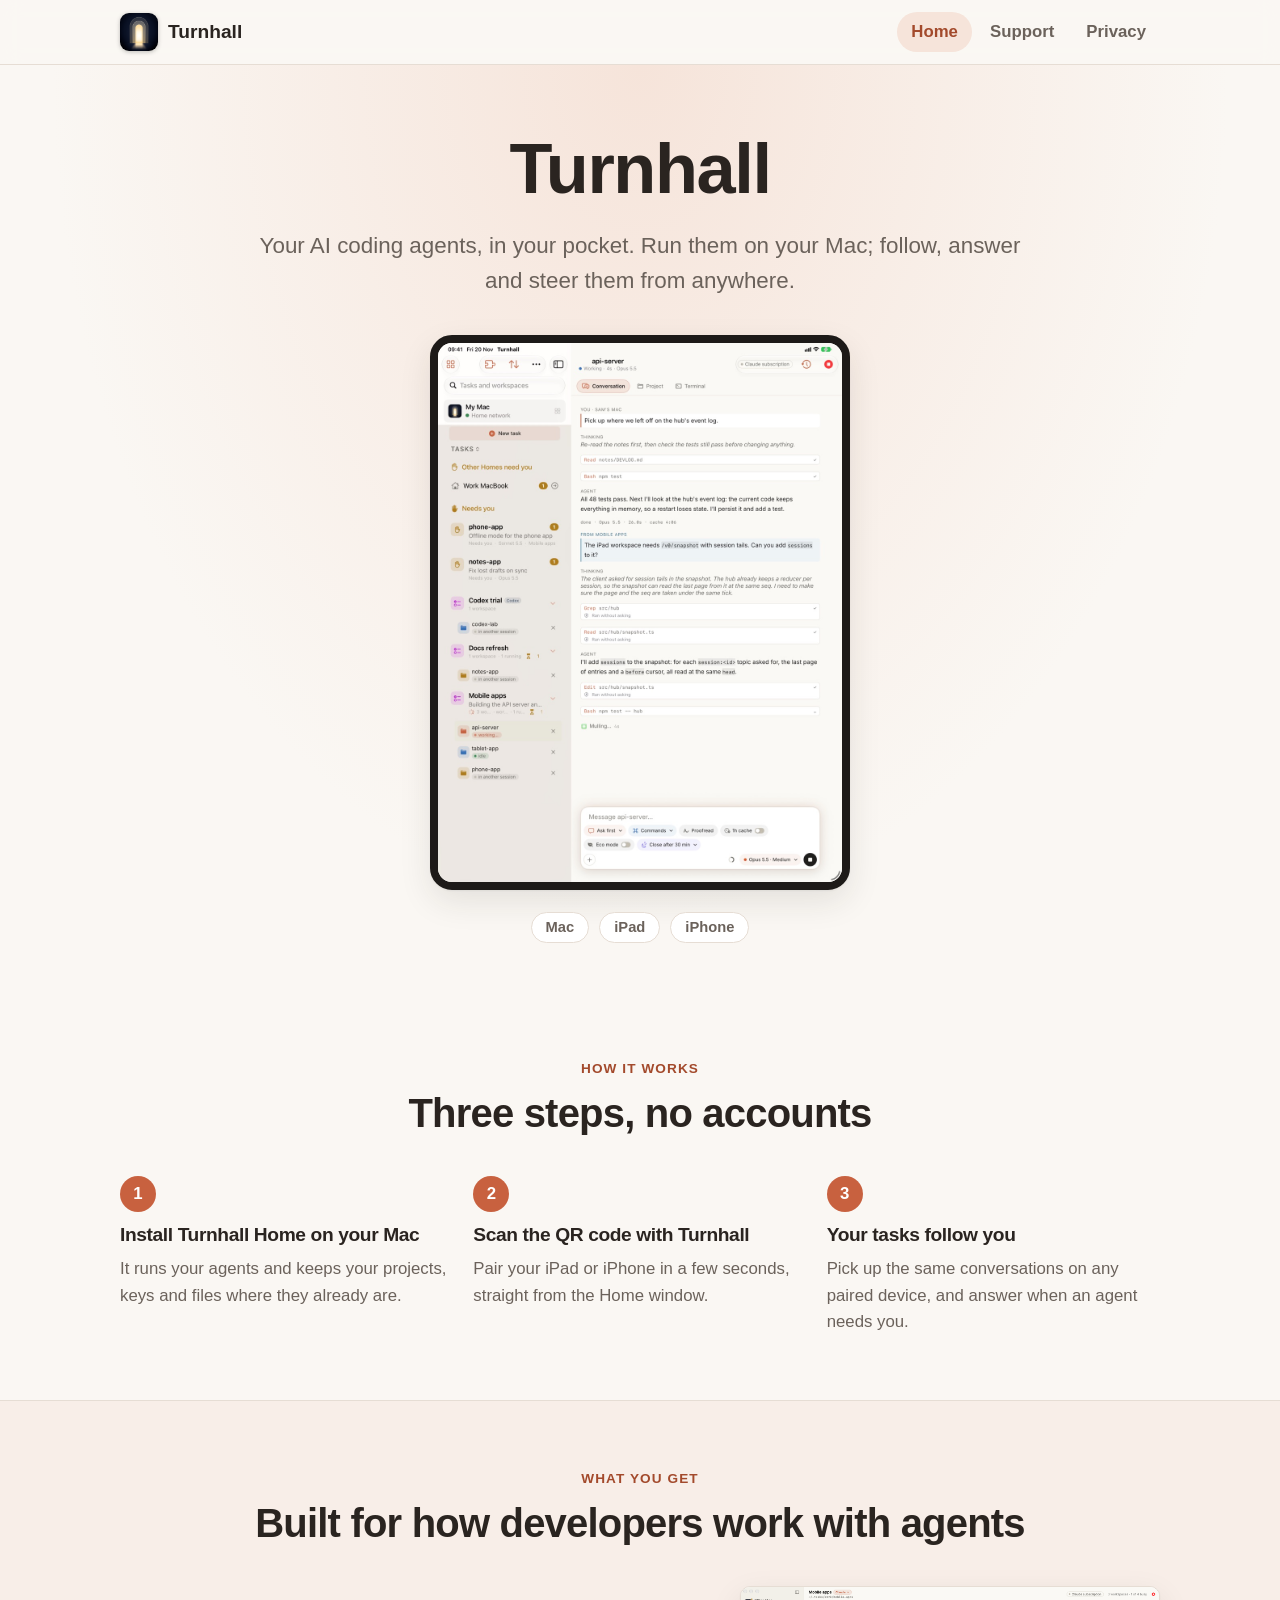
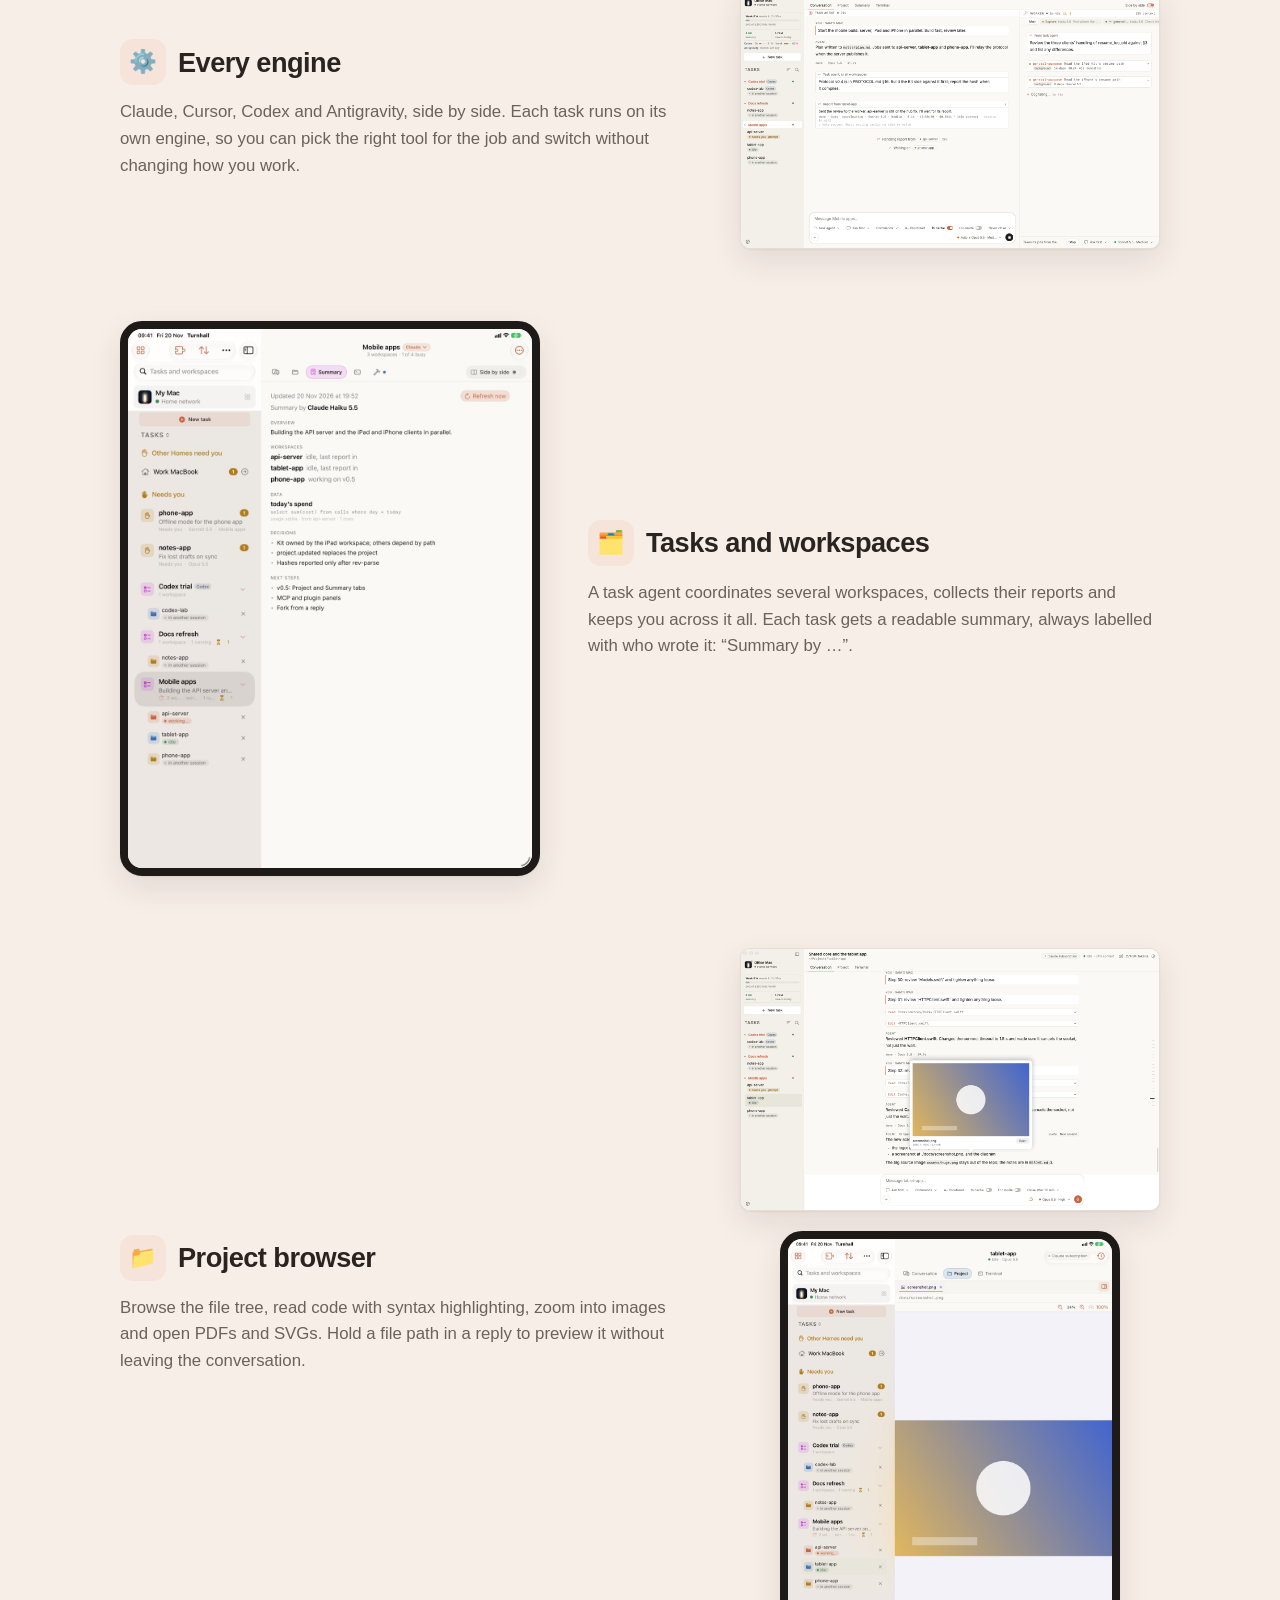
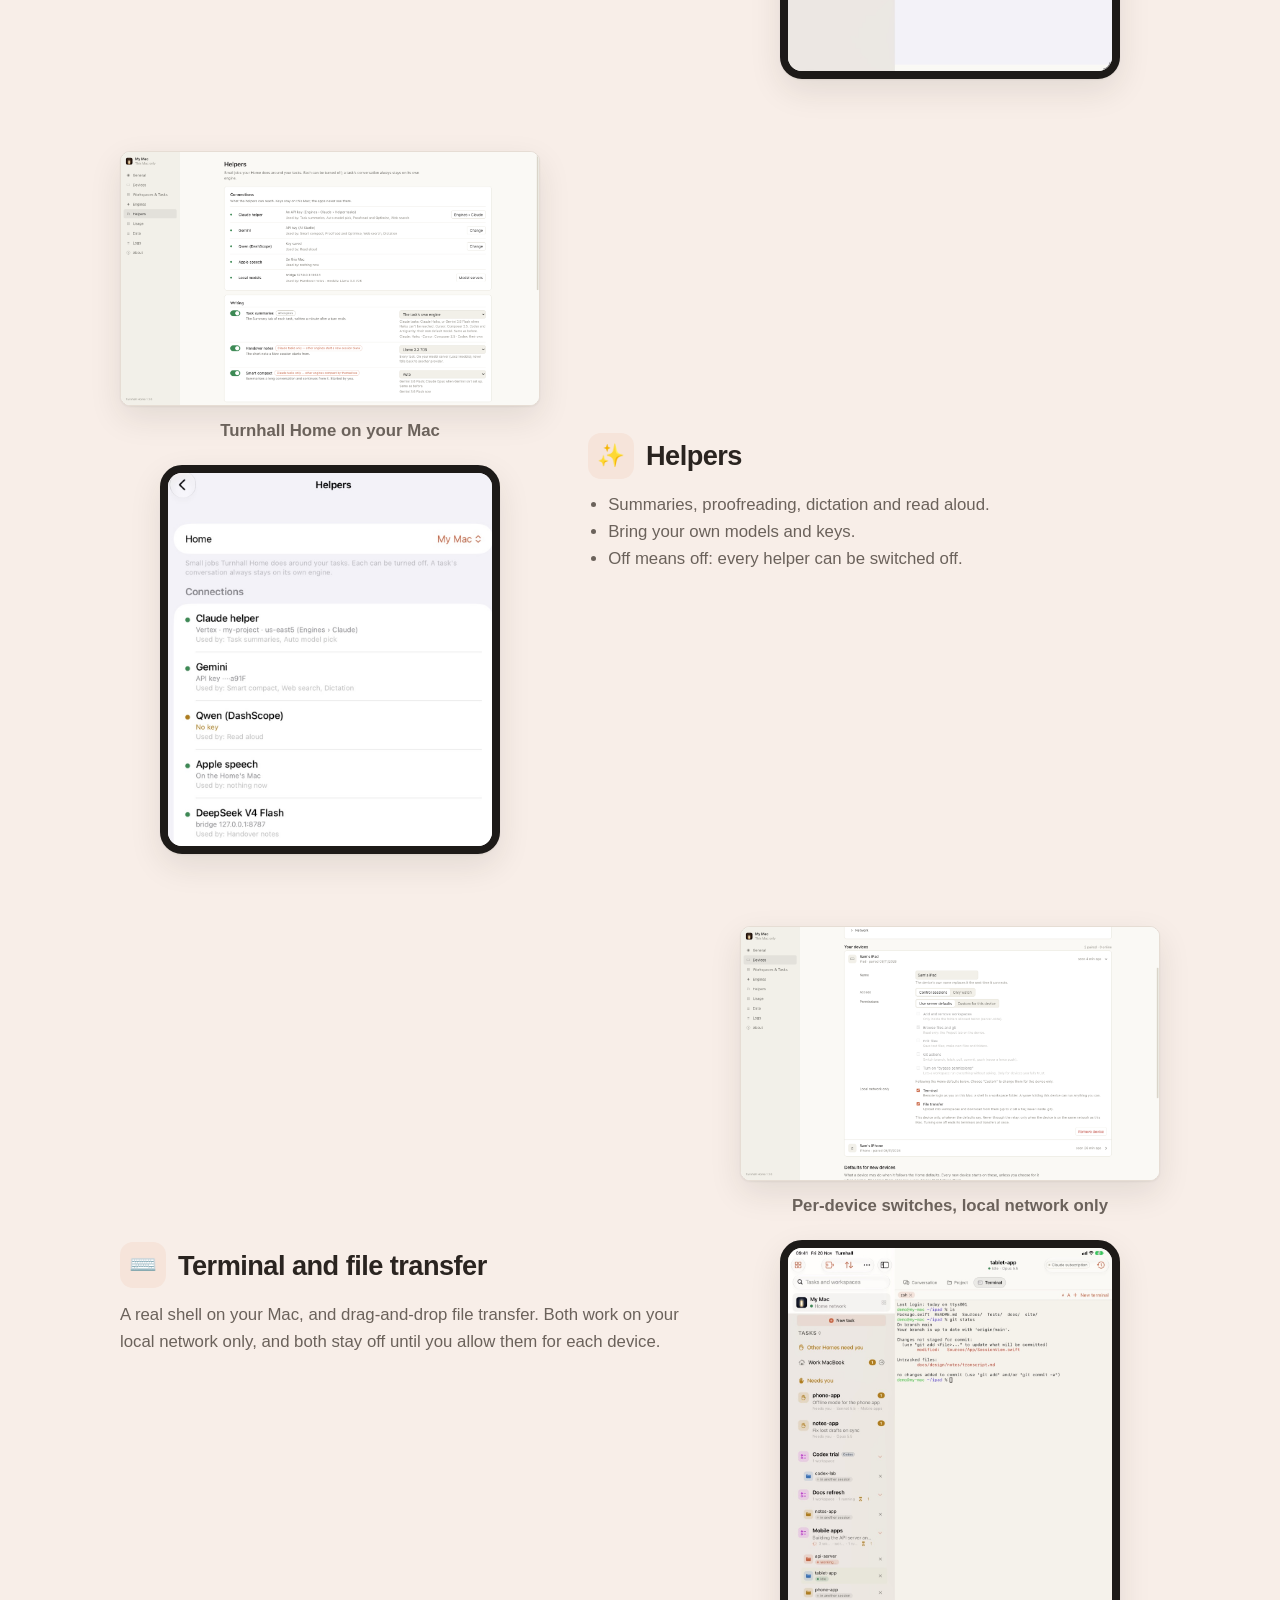
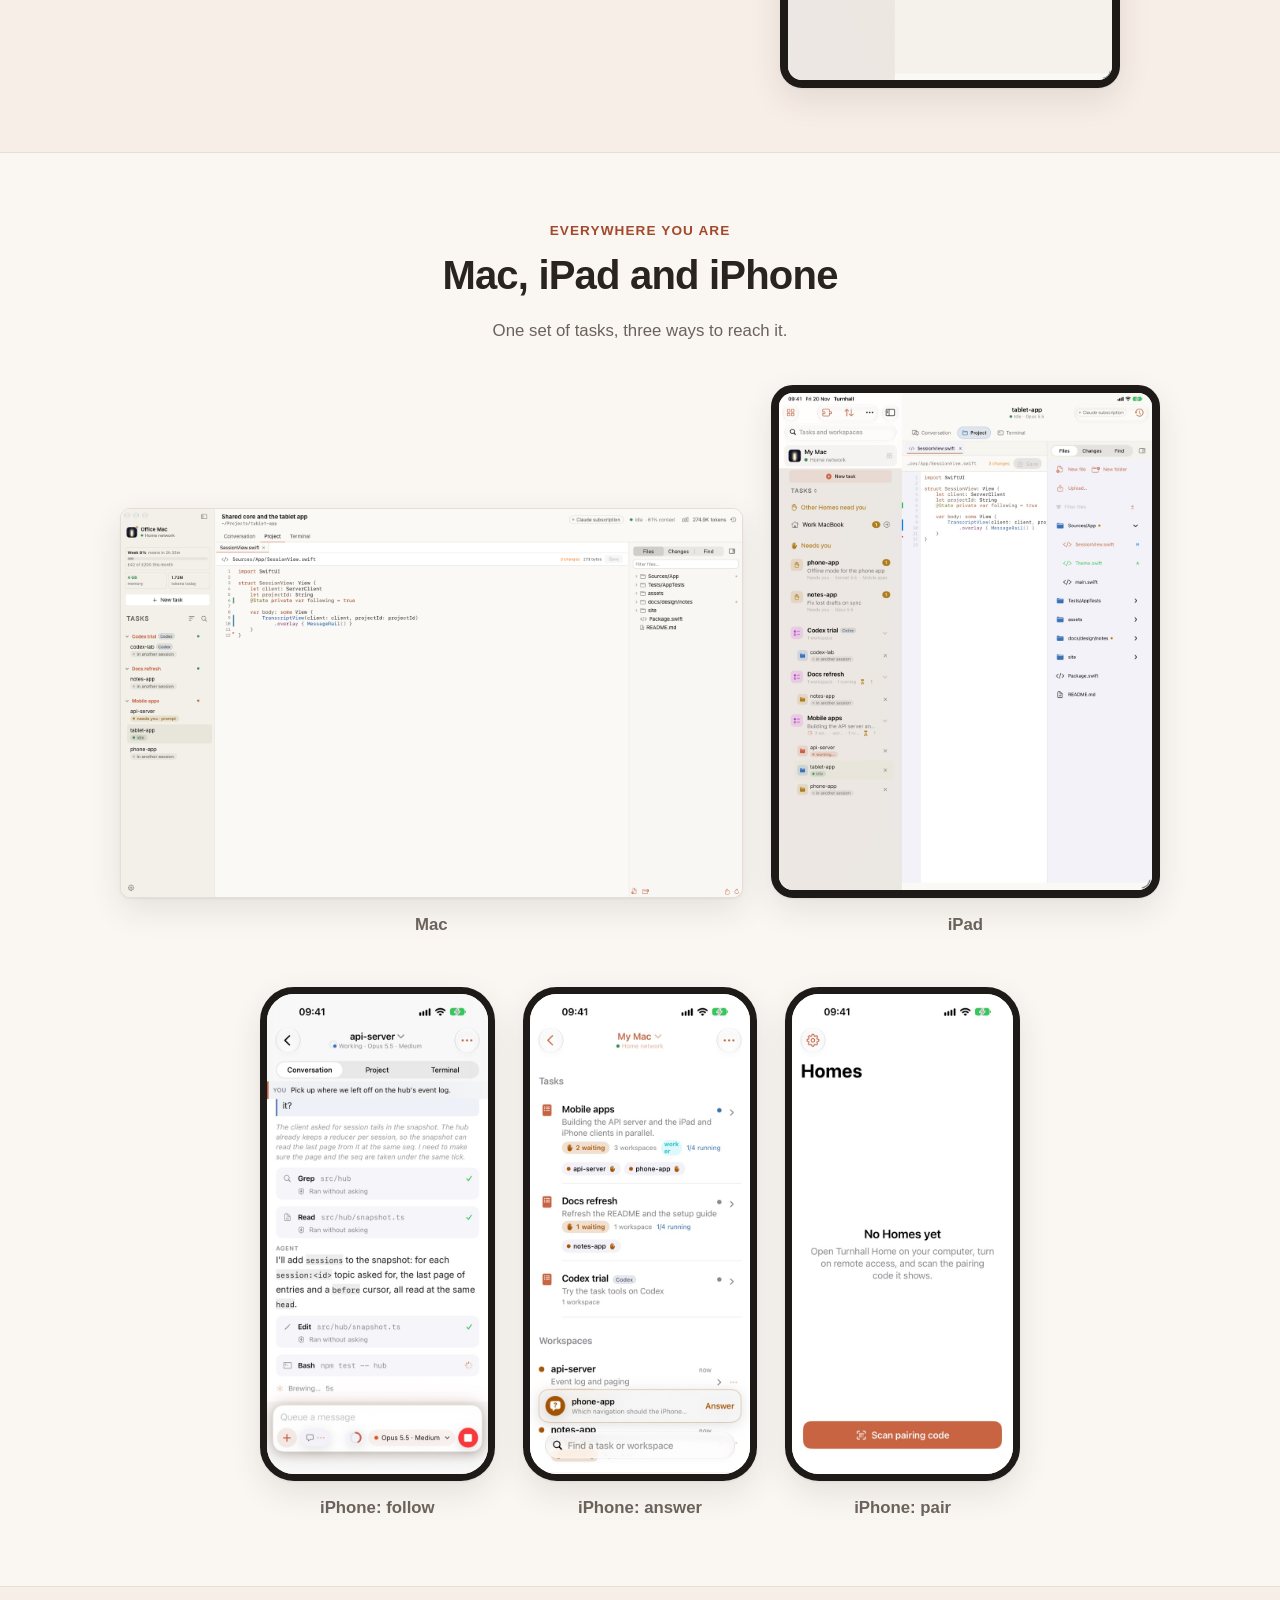
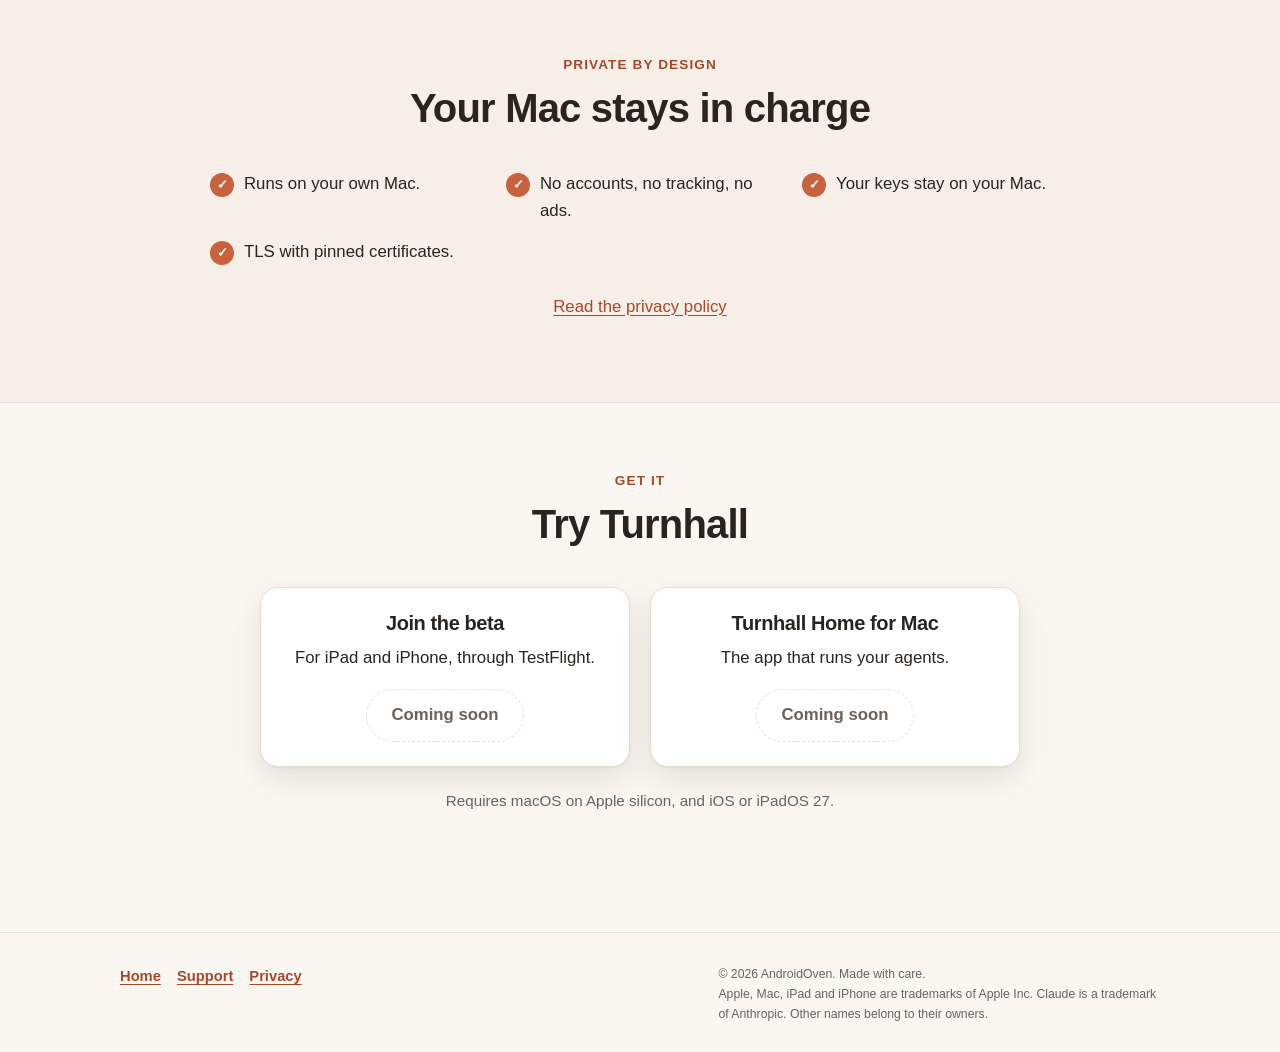
<file: index.html>
<!doctype html>
<html lang="en">
<head>
  <meta charset="utf-8">
  <meta name="viewport" content="width=device-width, initial-scale=1">
  <meta name="color-scheme" content="light dark">
  <title>Turnhall: your AI coding agents, in your pocket</title>
  <meta name="description" content="Run AI coding agents on your Mac; follow, answer and steer them from your iPad or iPhone. No accounts, no tracking, your keys stay on your Mac.">
  <meta name="theme-color" content="#C8613F">
  <meta property="og:type" content="website">
  <meta property="og:site_name" content="Turnhall">
  <meta property="og:title" content="Turnhall: your AI coding agents, in your pocket">
  <meta property="og:description" content="Run AI coding agents on your Mac; follow, answer and steer them from your iPad or iPhone. No accounts, no tracking, your keys stay on your Mac.">
  <meta property="og:image" content="https://shry-io.github.io/turnhall/assets/img/shots/ipad-conversation.jpg">
  <meta property="og:image:alt" content="Turnhall on iPad, following a coding agent's conversation.">
  <meta name="twitter:card" content="summary_large_image">
  <link rel="icon" href="favicon.ico" sizes="any">
  <link rel="icon" type="image/png" sizes="32x32" href="assets/img/favicon.png">
  <link rel="apple-touch-icon" href="assets/img/apple-touch-icon.png">
  <link rel="stylesheet" href="assets/css/style.css">
</head>
<body>
<!--
  Screenshot slots (all in assets/img/shots/, relative paths):
    ipad-conversation.jpg  hero + social preview     ipad-summary.jpg   tasks and workspaces
    ipad-project.jpg, iphone-*.jpg, ipad-image-zoom.jpg, *-dark.jpg (dark variants via <picture>)         ipad-terminal.jpg  terminal and file transfer
    ipad-helpers.jpg       helpers                   iphone-tasks.jpg
    mac-task.png, mac-project.png, mac-preview.png   Mac app
    home-helpers.png (Helpers block), home-devices.png (Terminal block)   Turnhall Home on the Mac, 1400 px wide
  To replace a shot, overwrite the file with the same name (JPEG, max 1000 px wide for iPad, 560 px for iPhone).
-->
  <a class="skip-link" href="#main">Skip to content</a>
  <header class="site-header">
    <div class="wrap">
      <a class="brand" href="./" aria-label="Turnhall home">
        <img src="assets/img/app-icon.png" alt="" width="38" height="38">
        <span>Turnhall</span>
      </a>
      <nav class="nav" aria-label="Main">
        <a href="./" aria-current="page">Home</a>
        <a href="support.html">Support</a>
        <a href="privacy/">Privacy</a>
      </nav>
    </div>
  </header>

  <main id="main">
    <section class="hero" aria-labelledby="hero-title">
      <div class="wrap">
        <h1 id="hero-title">Turnhall</h1>
        <p class="tagline">Your AI coding agents, in your pocket. Run them on your Mac; follow, answer and steer them from anywhere.</p>
        <div class="frame tablet hero-shot">
          <picture><source media="(prefers-color-scheme: dark)" srcset="assets/img/shots/ipad-conversation-dark.jpg"><img src="assets/img/shots/ipad-conversation.jpg" width="1000" height="1333" alt="Turnhall on iPad: a list of tasks and workspaces on the left, and on the right a coding agent's conversation with tool calls and a reply."></picture>
        </div>
        <div class="devices" aria-label="Available on">
          <span class="pill">Mac</span><span class="pill">iPad</span><span class="pill">iPhone</span>
        </div>
      </div>
    </section>

    <section aria-labelledby="how-title">
      <div class="wrap">
        <div class="section-title">
          <span class="kicker">How it works</span>
          <h2 id="how-title">Three steps, no accounts</h2>
        </div>
        <ol class="steps">
          <li><h3>Install Turnhall Home on your Mac</h3><p>It runs your agents and keeps your projects, keys and files where they already are.</p></li>
          <li><h3>Scan the QR code with Turnhall</h3><p>Pair your iPad or iPhone in a few seconds, straight from the Home window.</p></li>
          <li><h3>Your tasks follow you</h3><p>Pick up the same conversations on any paired device, and answer when an agent needs you.</p></li>
        </ol>
      </div>
    </section>

    <section class="band" aria-labelledby="features-title">
      <div class="wrap">
        <div class="section-title">
          <span class="kicker">What you get</span>
          <h2 id="features-title">Built for how developers work with agents</h2>
        </div>

        <article class="feature">
          <div class="feature-text">
            <h3><span class="icon" aria-hidden="true">⚙️</span>Every engine</h3>
            <p>Claude, Cursor, Codex and Antigravity, side by side. Each task runs on its own engine, so you can pick the right tool for the job and switch without changing how you work.</p>
          </div>
          <div class="frame mac"><img src="assets/img/shots/mac-task.png" width="1600" height="1000" alt="Turnhall on the Mac: a task agent coordinating workers, with Claude and Codex tasks listed in the sidebar." loading="lazy"></div>
        </article>

        <article class="feature flip">
          <div class="feature-text">
            <h3><span class="icon" aria-hidden="true">🗂️</span>Tasks and workspaces</h3>
            <p>A task agent coordinates several workspaces, collects their reports and keeps you across it all. Each task gets a readable summary, always labelled with who wrote it: &ldquo;Summary by &hellip;&rdquo;.</p>
          </div>
          <div class="frame tablet"><img src="assets/img/shots/ipad-summary.jpg" width="1000" height="1333" alt="The Summary tab of a task on iPad, with an overview, workspace status, decisions and next steps." loading="lazy"></div>
        </article>

        <article class="feature">
          <div class="feature-text">
            <h3><span class="icon" aria-hidden="true">📁</span>Project browser</h3>
            <p>Browse the file tree, read code with syntax highlighting, zoom into images and open PDFs and SVGs. Hold a file path in a reply to preview it without leaving the conversation.</p>
          </div>
          <div class="stack"><div class="frame mac"><img src="assets/img/shots/mac-preview.png" width="1600" height="1000" alt="Holding a file path in an agent's reply shows a quick image preview with its name, size and an Open button." loading="lazy"></div>
          <div class="frame tablet"><img src="assets/img/shots/ipad-image-zoom.jpg" width="1000" height="1333" alt="An image open in the Project tab on iPad, with zoom controls above it." loading="lazy"></div></div>
        </article>

        <article class="feature flip">
          <div class="feature-text">
            <h3><span class="icon" aria-hidden="true">✨</span>Helpers</h3>
            <ul>
              <li>Summaries, proofreading, dictation and read aloud.</li>
              <li>Bring your own models and keys.</li>
              <li>Off means off: every helper can be switched off.</li>
            </ul>
          </div>
          <div class="stack"><figure class="shot"><div class="frame mac"><img src="assets/img/shots/home-helpers.png" width="1400" height="847" alt="The Helpers page in Turnhall Home on the Mac: connections such as Claude helper, Gemini and Apple speech, and switches for task summaries, handover notes and smart compact." loading="lazy"></div><figcaption>Turnhall Home on your Mac</figcaption></figure>
  <div class="frame tablet"><img src="assets/img/shots/ipad-helpers.jpg" width="900" height="1038" alt="The Helpers screen on iPad, listing connections such as Claude helper, Gemini and Apple speech with what each is used for." loading="lazy"></div></div>
        </article>

        <article class="feature">
          <div class="feature-text">
            <h3><span class="icon" aria-hidden="true">⌨️</span>Terminal and file transfer</h3>
            <p>A real shell on your Mac, and drag-and-drop file transfer. Both work on your local network only, and both stay off until you allow them for each device.</p>
          </div>
          <div class="stack"><figure class="shot"><div class="frame mac"><img src="assets/img/shots/home-devices.png" width="1400" height="847" alt="The Devices page in Turnhall Home on the Mac: a paired iPad with access settings and separate Terminal and File transfer switches under Local network only." loading="lazy"></div><figcaption>Per-device switches, local network only</figcaption></figure>
  <div class="frame tablet"><img src="assets/img/shots/ipad-terminal.jpg" width="1000" height="1333" alt="The Terminal tab on iPad, showing a zsh session on the Mac running ls and git status." loading="lazy"></div></div>
        </article>
      </div>
    </section>

    <section aria-labelledby="everywhere-title">
      <div class="wrap">
        <div class="section-title">
          <span class="kicker">Everywhere you are</span>
          <h2 id="everywhere-title">Mac, iPad and iPhone</h2>
          <p>One set of tasks, three ways to reach it.</p>
        </div>
        <div class="everywhere">
          <figure><div class="frame mac"><img src="assets/img/shots/mac-project.png" width="1600" height="1000" alt="The Project tab in the Mac app: a Swift file open beside the file tree." loading="lazy"></div><figcaption>Mac</figcaption></figure>
          <figure><div class="frame tablet"><img src="assets/img/shots/ipad-project.jpg" width="1000" height="1333" alt="The Project tab on iPad with a Swift file open and the file tree alongside." loading="lazy"></div><figcaption>iPad</figcaption></figure>

        </div>
        <div class="phones">
          <figure class="ph"><div class="frame phone"><picture><source media="(prefers-color-scheme: dark)" srcset="assets/img/shots/iphone-conversation-dark.jpg"><img src="assets/img/shots/iphone-conversation.jpg" width="560" height="1217" alt="A task conversation on iPhone: the agent reads files, edits code and runs the tests." loading="lazy"></picture></div><figcaption>iPhone: follow</figcaption></figure>
          <figure class="ph"><div class="frame phone"><img src="assets/img/shots/iphone-tasks.jpg" width="560" height="1217" alt="The task list on iPhone, showing tasks, workspaces and an Answer prompt from an agent." loading="lazy"></div><figcaption>iPhone: answer</figcaption></figure>
          <figure class="ph"><div class="frame phone"><img src="assets/img/shots/iphone-pairing.jpg" width="560" height="1217" alt="The pairing screen on iPhone, with a button to scan the code shown by Turnhall Home." loading="lazy"></div><figcaption>iPhone: pair</figcaption></figure>
        </div>
      </div>
    </section>

    <section class="band" aria-labelledby="private-title">
      <div class="wrap">
        <div class="section-title">
          <span class="kicker">Private by design</span>
          <h2 id="private-title">Your Mac stays in charge</h2>
        </div>
        <ul class="ticks">
          <li>Runs on your own Mac.</li>
          <li>No accounts, no tracking, no ads.</li>
          <li>Your keys stay on your Mac.</li>
          <li>TLS with pinned certificates.</li>
        </ul>
        <p class="center"><a href="privacy/">Read the privacy policy</a></p>
      </div>
    </section>

    <section aria-labelledby="get-title">
      <div class="wrap">
        <div class="section-title">
          <span class="kicker">Get it</span>
          <h2 id="get-title">Try Turnhall</h2>
        </div>
        <div class="cta">
          <div class="card"><h3>Join the beta</h3><p>For iPad and iPhone, through TestFlight.</p><span class="btn soon">Coming soon</span></div>
          <div class="card"><h3>Turnhall Home for Mac</h3><p>The app that runs your agents.</p><span class="btn soon">Coming soon</span></div>
        </div>
        <p class="req">Requires macOS on Apple silicon, and iOS or iPadOS 27.</p>
      </div>
    </section>
  </main>

  <footer class="site-footer">
    <div class="wrap">
      <nav aria-label="Footer">
        <a href="./">Home</a><a href="support.html">Support</a><a href="privacy/">Privacy</a>
      </nav>
      <div>
        <small>&copy; 2026 AndroidOven. Made with care.</small>
        <small>Apple, Mac, iPad and iPhone are trademarks of Apple Inc. Claude is a trademark of Anthropic. Other names belong to their owners.</small>
      </div>
    </div>
  </footer>
</body>
</html>
</file>
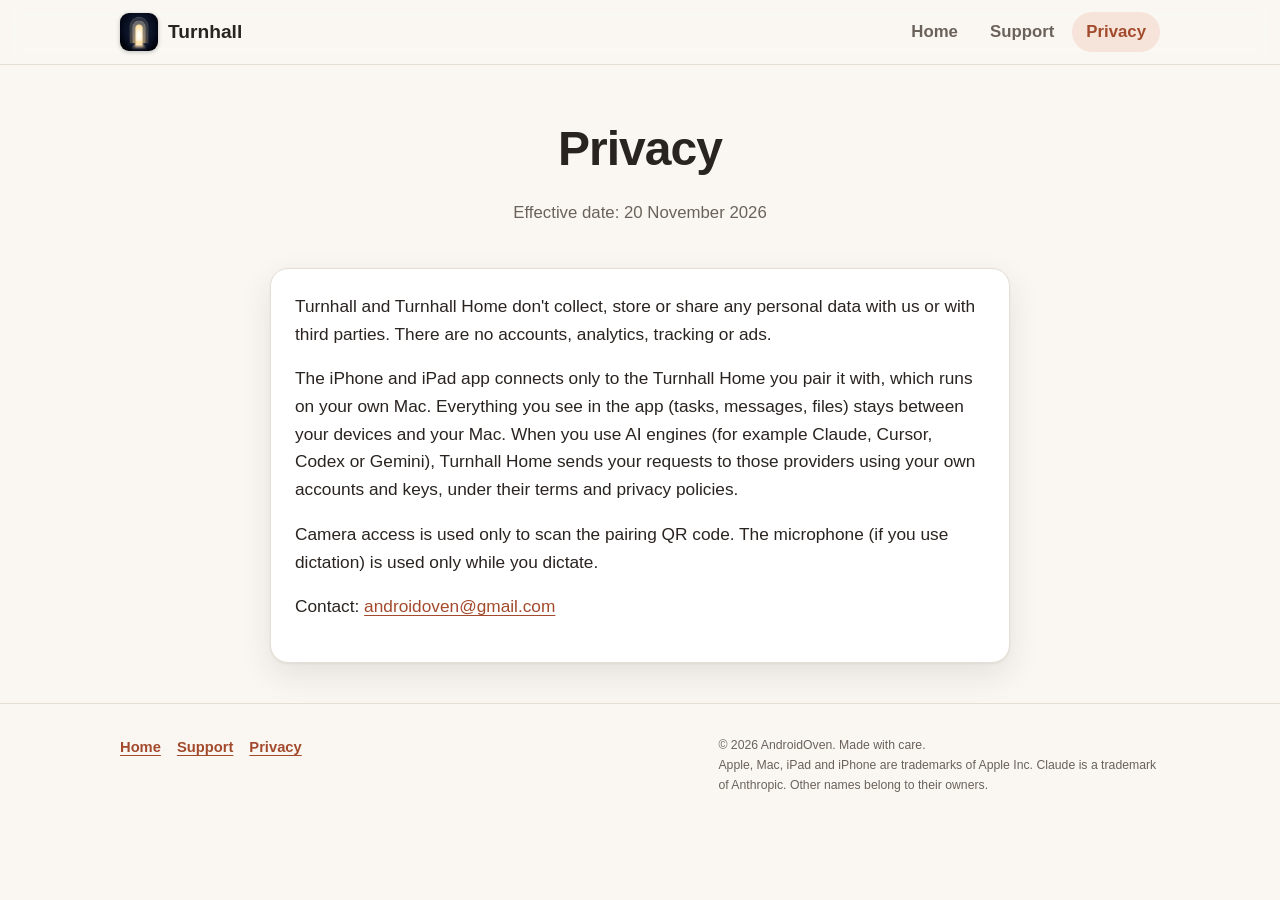
<file: privacy/index.html>
<!doctype html>
<html lang="en">
<head>
  <meta charset="utf-8">
  <meta name="viewport" content="width=device-width, initial-scale=1">
  <meta name="color-scheme" content="light dark">
  <title>Turnhall Privacy</title>
  <meta name="description" content="Turnhall doesn't collect, store or share personal data. No accounts, analytics, tracking or ads.">
  <meta name="theme-color" content="#C8613F">
  <meta property="og:type" content="website">
  <meta property="og:site_name" content="Turnhall">
  <meta property="og:title" content="Turnhall Privacy">
  <meta property="og:description" content="Turnhall doesn't collect, store or share personal data. No accounts, analytics, tracking or ads.">
  <meta property="og:image" content="https://shry-io.github.io/turnhall/assets/img/shots/ipad-conversation.jpg">
  <meta property="og:image:alt" content="Turnhall on iPad, following a coding agent's conversation.">
  <meta name="twitter:card" content="summary_large_image">
  <link rel="icon" href="../favicon.ico" sizes="any">
  <link rel="icon" type="image/png" sizes="32x32" href="../assets/img/favicon.png">
  <link rel="apple-touch-icon" href="../assets/img/apple-touch-icon.png">
  <link rel="stylesheet" href="../assets/css/style.css">
</head>
<body>
  <a class="skip-link" href="#main">Skip to content</a>
  <header class="site-header">
    <div class="wrap">
      <a class="brand" href="../" aria-label="Turnhall home">
        <img src="../assets/img/app-icon.png" alt="" width="38" height="38">
        <span>Turnhall</span>
      </a>
      <nav class="nav" aria-label="Main">
        <a href="../">Home</a>
        <a href="../support.html">Support</a>
        <a href="../privacy/" aria-current="page">Privacy</a>
      </nav>
    </div>
  </header>

  <main id="main">
    <div class="wrap">
      <div class="page-hero">
        <h1>Privacy</h1>
        <p>Effective date: 20 November 2026</p>
      </div>
      <div class="prose card">
        <p>Turnhall and Turnhall Home don't collect, store or share any personal data with us or with third parties. There are no accounts, analytics, tracking or ads.</p>
        <p>The iPhone and iPad app connects only to the Turnhall Home you pair it with, which runs on your own Mac. Everything you see in the app (tasks, messages, files) stays between your devices and your Mac. When you use AI engines (for example Claude, Cursor, Codex or Gemini), Turnhall Home sends your requests to those providers using your own accounts and keys, under their terms and privacy policies.</p>
        <p>Camera access is used only to scan the pairing QR code. The microphone (if you use dictation) is used only while you dictate.</p>
        <p>Contact: <a href="mailto:androidoven@gmail.com">androidoven@gmail.com</a></p>
      </div>
    </div>
  </main>

  <footer class="site-footer">
    <div class="wrap">
      <nav aria-label="Footer">
        <a href="../">Home</a><a href="../support.html">Support</a><a href="../privacy/">Privacy</a>
      </nav>
      <div>
        <small>&copy; 2026 AndroidOven. Made with care.</small>
        <small>Apple, Mac, iPad and iPhone are trademarks of Apple Inc. Claude is a trademark of Anthropic. Other names belong to their owners.</small>
      </div>
    </div>
  </footer>
</body>
</html>
</file>
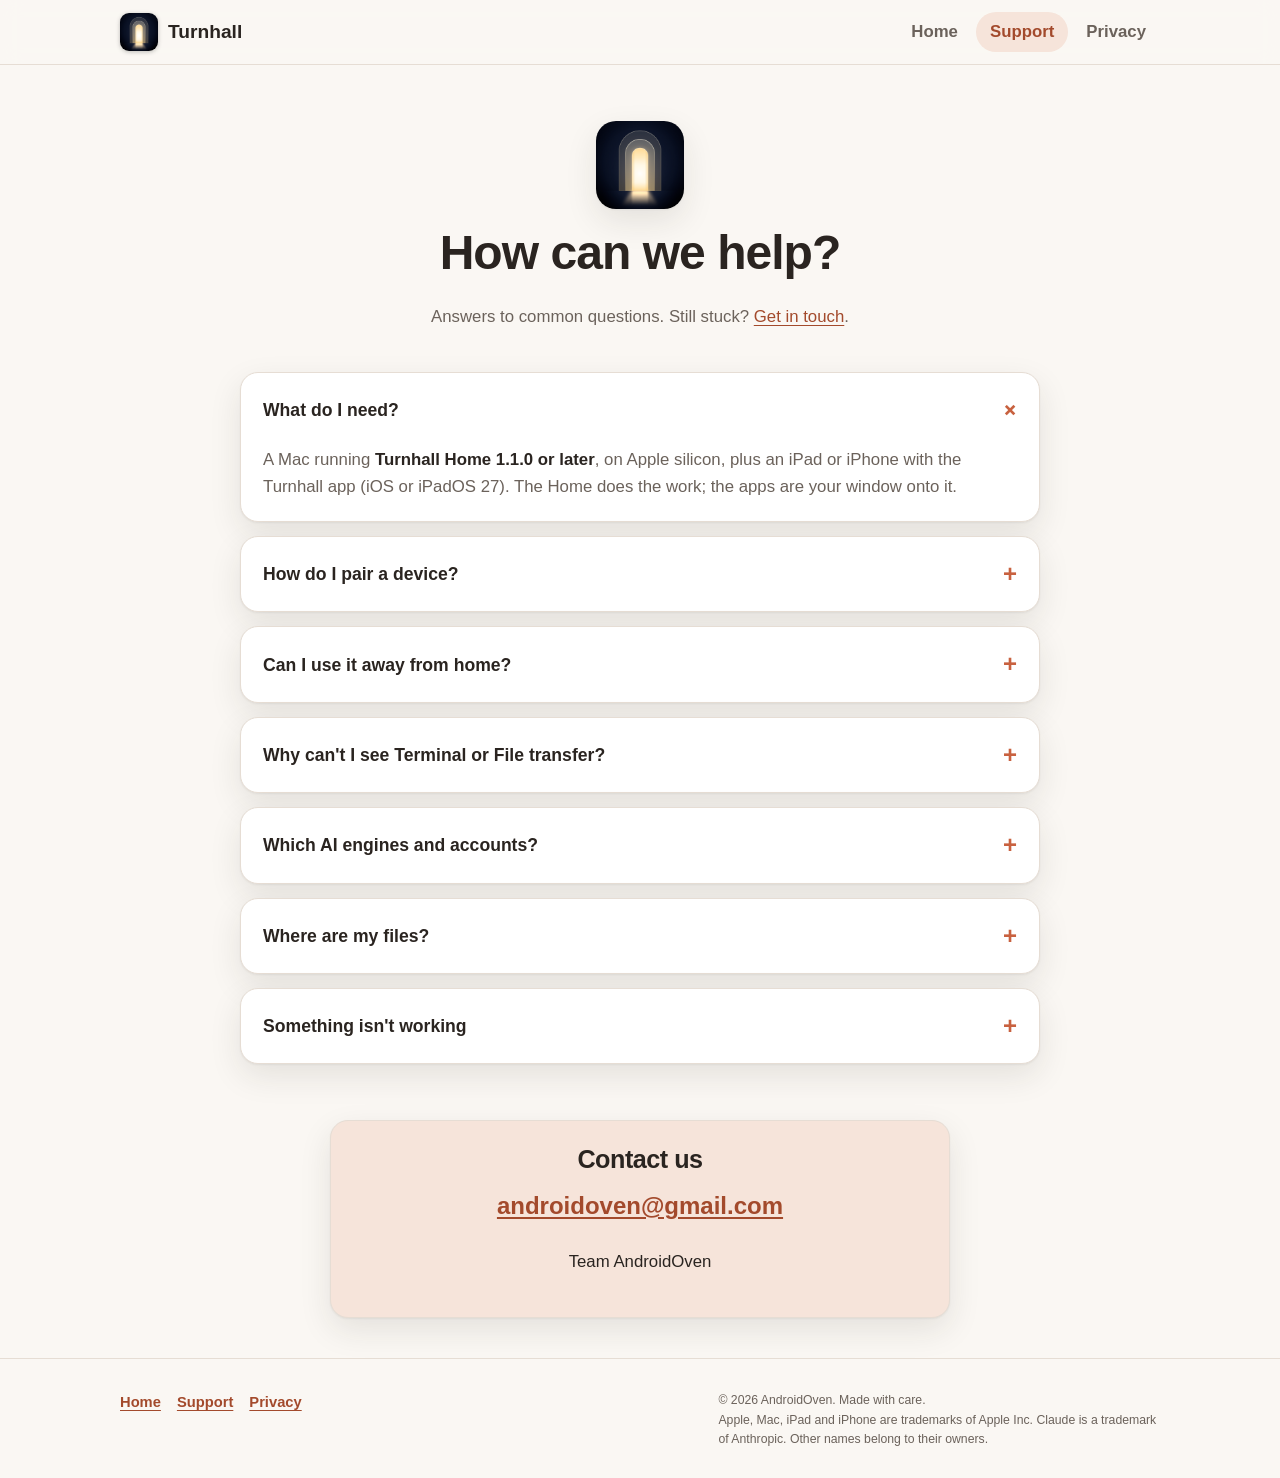
<file: support.html>
<!doctype html>
<html lang="en">
<head>
  <meta charset="utf-8">
  <meta name="viewport" content="width=device-width, initial-scale=1">
  <meta name="color-scheme" content="light dark">
  <title>Turnhall Support</title>
  <meta name="description" content="Help with Turnhall: pairing devices, terminal and file transfer, engines and accounts, and what to do if something isn't working.">
  <meta name="theme-color" content="#C8613F">
  <meta property="og:type" content="website">
  <meta property="og:site_name" content="Turnhall">
  <meta property="og:title" content="Turnhall Support">
  <meta property="og:description" content="Help with Turnhall: pairing devices, terminal and file transfer, engines and accounts, and what to do if something isn't working.">
  <meta property="og:image" content="https://shry-io.github.io/turnhall/assets/img/shots/ipad-conversation.jpg">
  <meta property="og:image:alt" content="Turnhall on iPad, following a coding agent's conversation.">
  <meta name="twitter:card" content="summary_large_image">
  <link rel="icon" href="favicon.ico" sizes="any">
  <link rel="icon" type="image/png" sizes="32x32" href="assets/img/favicon.png">
  <link rel="apple-touch-icon" href="assets/img/apple-touch-icon.png">
  <link rel="stylesheet" href="assets/css/style.css">
</head>
<body>
  <a class="skip-link" href="#main">Skip to content</a>
  <header class="site-header">
    <div class="wrap">
      <a class="brand" href="./" aria-label="Turnhall home">
        <img src="assets/img/app-icon.png" alt="" width="38" height="38">
        <span>Turnhall</span>
      </a>
      <nav class="nav" aria-label="Main">
        <a href="./">Home</a>
        <a href="support.html" aria-current="page">Support</a>
        <a href="privacy/">Privacy</a>
      </nav>
    </div>
  </header>

  <main id="main">
    <div class="wrap">
      <div class="page-hero">
        <img src="assets/img/app-icon.png" alt="" width="88" height="88">
        <h1>How can we help?</h1>
        <p>Answers to common questions. Still stuck? <a href="#contact">Get in touch</a>.</p>
      </div>

      <div class="faq">
        <details class="card" open>
          <summary>What do I need?</summary>
          <div class="answer"><p>A Mac running <strong>Turnhall Home 1.1.0 or later</strong>, on Apple silicon, plus an iPad or iPhone with the Turnhall app (iOS or iPadOS 27). The Home does the work; the apps are your window onto it.</p></div>
        </details>
        <details class="card">
          <summary>How do I pair a device?</summary>
          <div class="answer"><p>Open Turnhall Home on your Mac and show the pairing QR code. In the Turnhall app on your iPad or iPhone, tap <strong>Scan pairing code</strong> and point the camera at it. The camera is used only for this.</p></div>
        </details>
        <details class="card">
          <summary>Can I use it away from home?</summary>
          <div class="answer"><p>Yes. Once paired, you can follow, answer and steer your tasks from anywhere, as long as your Mac is on and running Turnhall Home. Terminal and file transfer are the exception: they work on your local network only.</p></div>
        </details>
        <details class="card">
          <summary>Why can't I see Terminal or File transfer?</summary>
          <div class="answer">
            <p>Both are off until you allow them for each device. In Turnhall Home, open <strong>Devices</strong>, choose the device and switch on <strong>Terminal</strong> or <strong>File transfer</strong>.</p>
            <p>Your device must also be on the same network as the Mac. The <strong>About</strong> screen shows the current status.</p>
          </div>
        </details>
        <details class="card">
          <summary>Which AI engines and accounts?</summary>
          <div class="answer"><p>Claude, Cursor, Codex and Antigravity, each task on its own engine. Turnhall uses your own accounts and keys, set up in Turnhall Home, and sends requests to those providers under their terms. We don't hold any accounts for you.</p></div>
        </details>
        <details class="card">
          <summary>Where are my files?</summary>
          <div class="answer"><p>Always on the Mac that runs Turnhall Home. The apps on your iPad and iPhone show and edit them over your connection; they don't keep a separate copy of your projects.</p></div>
        </details>
        <details class="card">
          <summary>Something isn't working</summary>
          <div class="answer">
            <ol>
              <li>Update Turnhall Home and the Turnhall app to the latest versions.</li>
              <li>Restart Turnhall Home on your Mac.</li>
              <li>Pair the device again with a fresh QR code.</li>
              <li>Still stuck? Send feedback through TestFlight, or write to us below.</li>
            </ol>
          </div>
        </details>
      </div>

      <div class="card contact-card" id="contact">
        <h2>Contact us</h2>
        <p class="email"><a href="mailto:androidoven@gmail.com">androidoven@gmail.com</a></p>
        <p>Team AndroidOven</p>
      </div>
    </div>
  </main>

  <footer class="site-footer">
    <div class="wrap">
      <nav aria-label="Footer">
        <a href="./">Home</a><a href="support.html">Support</a><a href="privacy/">Privacy</a>
      </nav>
      <div>
        <small>&copy; 2026 AndroidOven. Made with care.</small>
        <small>Apple, Mac, iPad and iPhone are trademarks of Apple Inc. Claude is a trademark of Anthropic. Other names belong to their owners.</small>
      </div>
    </div>
  </footer>
</body>
</html>
</file>
<file: assets/css/style.css>
/* Turnhall website styles. Plain CSS, system fonts, no external resources. */
:root {
  --accent: #C8613F;
  --accent-deep: #A34A2C;
  --accent-soft: #F6E4DA;
  --bg: #FAF7F3;
  --surface: #FFFFFF;
  --ink: #2A2420;
  --muted: #6B625B;
  --line: #E6DDD4;
  --shadow: 0 1px 2px rgba(42,36,32,.06), 0 12px 32px rgba(42,36,32,.10);
  --radius: 18px;
  --max: 1080px;
}
@media (prefers-color-scheme: dark) {
  :root {
    --accent: #E0805C;
    --accent-deep: #F0A383;
    --accent-soft: #3A2A22;
    --bg: #161311;
    --surface: #211C19;
    --ink: #F2EDE8;
    --muted: #A99F96;
    --line: #342C27;
    --shadow: 0 1px 2px rgba(0,0,0,.4), 0 12px 32px rgba(0,0,0,.45);
  }
}
* { box-sizing: border-box; }
html { scroll-behavior: smooth; color-scheme: light dark; }
body {
  margin: 0; background: var(--bg); color: var(--ink); line-height: 1.6; font-size: 1.05rem;
  font-family: -apple-system, BlinkMacSystemFont, "Segoe UI", Helvetica, Arial, sans-serif;
  -webkit-font-smoothing: antialiased;
}
img { max-width: 100%; height: auto; display: block; }
a { color: var(--accent-deep); text-underline-offset: 3px; }
h1, h2, h3 { line-height: 1.15; margin: 0 0 .5em; letter-spacing: -.02em; }
p { margin: 0 0 1em; }
code { font-family: ui-monospace, SFMono-Regular, Menlo, monospace; font-size: .92em; }
:focus-visible { outline: 3px solid var(--accent); outline-offset: 3px; border-radius: 6px; }
.skip-link { position: absolute; left: -999px; top: 8px; background: var(--accent); color: #fff; padding: 8px 16px; border-radius: 999px; z-index: 100; }
.skip-link:focus { left: 12px; }
.wrap { max-width: var(--max); margin: 0 auto; padding: 0 20px; }

/* Header */
.site-header { position: sticky; top: 0; z-index: 50; background: color-mix(in srgb, var(--bg) 88%, transparent); backdrop-filter: blur(10px); border-bottom: 1px solid var(--line); }
.site-header .wrap { display: flex; align-items: center; justify-content: space-between; height: 64px; gap: 12px; }
.brand { display: flex; align-items: center; gap: 10px; text-decoration: none; color: var(--ink); font-weight: 700; font-size: 1.2rem; }
.brand img { width: 38px; height: 38px; border-radius: 9px; box-shadow: 0 1px 4px rgba(0,0,0,.25); }
.nav { display: flex; gap: 4px; }
.nav a { text-decoration: none; color: var(--muted); padding: 7px 14px; border-radius: 999px; font-weight: 600; }
.nav a:hover { color: var(--ink); background: var(--accent-soft); }
.nav a[aria-current="page"] { color: var(--accent-deep); background: var(--accent-soft); }

/* Buttons and pills */
.btn { display: inline-flex; align-items: center; gap: 8px; font: inherit; font-weight: 650; text-decoration: none; color: #fff; background: var(--accent); border: 0; border-radius: 999px; padding: 12px 24px; }
.btn.soon { background: transparent; color: var(--muted); border: 1px dashed var(--line); cursor: default; }
.pill { display: inline-block; border: 1px solid var(--line); background: var(--surface); color: var(--muted); border-radius: 999px; padding: 3px 14px; font-size: .92rem; font-weight: 600; }
.kicker { display: inline-block; color: var(--accent-deep); font-weight: 700; font-size: .85rem; letter-spacing: .08em; text-transform: uppercase; margin-bottom: 10px; }

/* Cards */
.card { background: var(--surface); border: 1px solid var(--line); border-radius: var(--radius); padding: 24px; box-shadow: var(--shadow); }

/* Hero */
.hero { text-align: center; padding: 64px 0 48px; background: radial-gradient(ellipse at 50% 0%, var(--accent-soft), transparent 65%); }
.hero h1 { font-size: clamp(2.6rem, 7vw, 4.4rem); margin-bottom: .25em; }
.tagline { font-size: clamp(1.1rem, 2.4vw, 1.4rem); color: var(--muted); max-width: 34em; margin: 0 auto 1.4em; }
.hero-shot { width: min(420px, 78%); margin: 36px auto 0; }
.devices { display: flex; flex-wrap: wrap; gap: 10px; justify-content: center; margin-top: 22px; }

/* Device frames */
.frame { border-radius: 14px; overflow: hidden; border: 1px solid var(--line); box-shadow: var(--shadow); background: var(--surface); }
.frame.tablet { border-radius: 22px; border: 8px solid #1d1a18; }
.frame.phone { border-radius: 34px; border: 7px solid #1d1a18; }
.frame.mac { border-radius: 10px; }
.frame img { width: 100%; }

/* Sections */
section { padding: 64px 0; }
.band { background: color-mix(in srgb, var(--accent-soft) 45%, var(--bg)); border-block: 1px solid var(--line); }
.section-title { text-align: center; margin-bottom: 40px; }
.section-title h2 { font-size: clamp(1.8rem, 4vw, 2.5rem); }
.section-title p { color: var(--muted); max-width: 36em; margin: 0 auto; }

.steps { display: grid; grid-template-columns: repeat(auto-fit, minmax(240px, 1fr)); gap: 20px; counter-reset: step; list-style: none; padding: 0; margin: 0; }
.steps li { counter-increment: step; }
.steps li::before { content: counter(step); display: grid; place-items: center; width: 36px; height: 36px; border-radius: 50%; background: var(--accent); color: #fff; font-weight: 700; margin-bottom: 12px; }
.steps h3 { font-size: 1.2rem; }
.steps p { color: var(--muted); margin: 0; }

.feature { display: grid; grid-template-columns: 1fr minmax(0, 420px); gap: 48px; align-items: center; margin: 0 auto 72px; }
.feature:last-child { margin-bottom: 0; }
.feature.flip { grid-template-columns: minmax(0, 420px) 1fr; }
.feature.flip .feature-text { order: 2; }
.feature.wide { grid-template-columns: 1fr; }
.feature.narrow { grid-template-columns: 1fr minmax(0, 300px); }
.feature.narrow.flip { grid-template-columns: minmax(0, 300px) 1fr; }
.feature-text h3 { font-size: 1.7rem; display: flex; align-items: center; gap: 12px; }
.feature-text .icon { display: grid; place-items: center; flex: none; width: 46px; height: 46px; border-radius: 13px; background: var(--accent-soft); font-size: 1.4rem; }
.feature-text p, .feature-text li { color: var(--muted); }
.feature-text ul { padding-left: 1.2em; margin: 0; }

.everywhere { display: grid; grid-template-columns: 1.6fr 1fr 0.7fr; gap: 28px; align-items: end; }
.everywhere figure { margin: 0; }
.everywhere figcaption { text-align: center; margin-top: 14px; font-weight: 650; color: var(--muted); }

.ticks { list-style: none; padding: 0; margin: 0; display: grid; grid-template-columns: repeat(auto-fit, minmax(260px, 1fr)); gap: 14px 28px; max-width: 860px; margin-inline: auto; }
.ticks li { position: relative; padding-left: 34px; }
.ticks li::before { content: "\2713"; position: absolute; left: 0; top: 2px; width: 24px; height: 24px; border-radius: 50%; background: var(--accent); color: #fff; display: grid; place-items: center; font-size: .8rem; font-weight: 700; }
.center { text-align: center; margin-top: 28px; }

.cta { display: grid; grid-template-columns: repeat(auto-fit, minmax(260px, 1fr)); gap: 20px; max-width: 760px; margin: 0 auto; }
.cta .card { text-align: center; }
.cta h3 { font-size: 1.25rem; }
.req { text-align: center; color: var(--muted); font-size: .95rem; margin-top: 22px; }

/* FAQ and text pages */
.page-hero { text-align: center; padding: 56px 0 24px; }
.page-hero img { width: 88px; height: 88px; border-radius: 20px; margin: 0 auto 16px; box-shadow: var(--shadow); }
.page-hero h1 { font-size: clamp(2rem, 5vw, 3rem); }
.page-hero p { color: var(--muted); }
.faq { display: grid; gap: 14px; max-width: 800px; margin: 0 auto; padding-bottom: 24px; }
.faq details { padding: 0; }
.faq summary { list-style: none; cursor: pointer; padding: 18px 22px; font-size: 1.1rem; font-weight: 650; display: flex; align-items: center; gap: 12px; }
.faq summary::-webkit-details-marker { display: none; }
.faq summary::after { content: "+"; margin-left: auto; font-size: 1.5rem; color: var(--accent); transition: transform .2s; }
.faq details[open] summary::after { transform: rotate(45deg); }
.faq .answer { padding: 0 22px 20px; color: var(--muted); }
.faq .answer p:last-child, .faq .answer ol:last-child { margin-bottom: 0; }
.faq .answer strong { color: var(--ink); }
.prose { max-width: 740px; margin: 0 auto; padding-bottom: 24px; }
.prose p { font-size: 1.08rem; }
.contact-card { text-align: center; max-width: 620px; margin: 32px auto 0; background: var(--accent-soft); }
.contact-card .email { font-size: clamp(1.1rem, 4vw, 1.5rem); font-weight: 700; word-break: break-all; }

/* Footer */
.site-footer { border-top: 1px solid var(--line); padding: 32px 0 28px; margin-top: 40px; color: var(--muted); font-size: .92rem; }
.site-footer .wrap { display: flex; flex-wrap: wrap; justify-content: space-between; gap: 16px; align-items: flex-start; }
.site-footer nav a { margin-right: 16px; font-weight: 600; }
.site-footer small { display: block; max-width: 36em; }

@media (max-width: 760px) {
  section { padding: 48px 0; }
  .feature, .feature.flip, .feature.narrow, .feature.narrow.flip { grid-template-columns: 1fr; gap: 24px; margin-bottom: 56px; }
  .feature.flip .feature-text { order: 0; }
  .feature .frame { max-width: 420px; width: 100%; margin: 0 auto; }
  .feature.narrow .frame { max-width: 260px; }
  .everywhere { grid-template-columns: 1fr; justify-items: center; }
  .everywhere figure { width: 100%; max-width: 420px; }
  .everywhere figure.ph { max-width: 220px; }
  .brand span { display: none; }
}
@media (prefers-reduced-motion: reduce) { * { transition: none !important; scroll-behavior: auto !important; } }

/* Extra shots */
.feature .stack { display: grid; gap: 20px; min-width: 0; }
.feature .stack .tablet { max-width: 340px; justify-self: center; width: 100%; }
.everywhere { grid-template-columns: 1.6fr 1fr; }
.phones { display: grid; grid-template-columns: repeat(3, minmax(0, 1fr)); gap: 28px; max-width: 760px; margin: 48px auto 0; align-items: end; }
.phones figure { margin: 0; }
.phones figcaption { text-align: center; margin-top: 14px; font-weight: 650; color: var(--muted); }
@media (max-width: 760px) {
  .everywhere { grid-template-columns: 1fr; }
  .phones { grid-template-columns: 1fr; justify-items: center; }
  .phones figure { width: 100%; max-width: 220px; }
}

/* Home window shots */
.feature .stack .shot { margin: 0; }
.feature .stack .shot figcaption { text-align: center; margin-top: 12px; font-weight: 650; color: var(--muted); }
</file>
